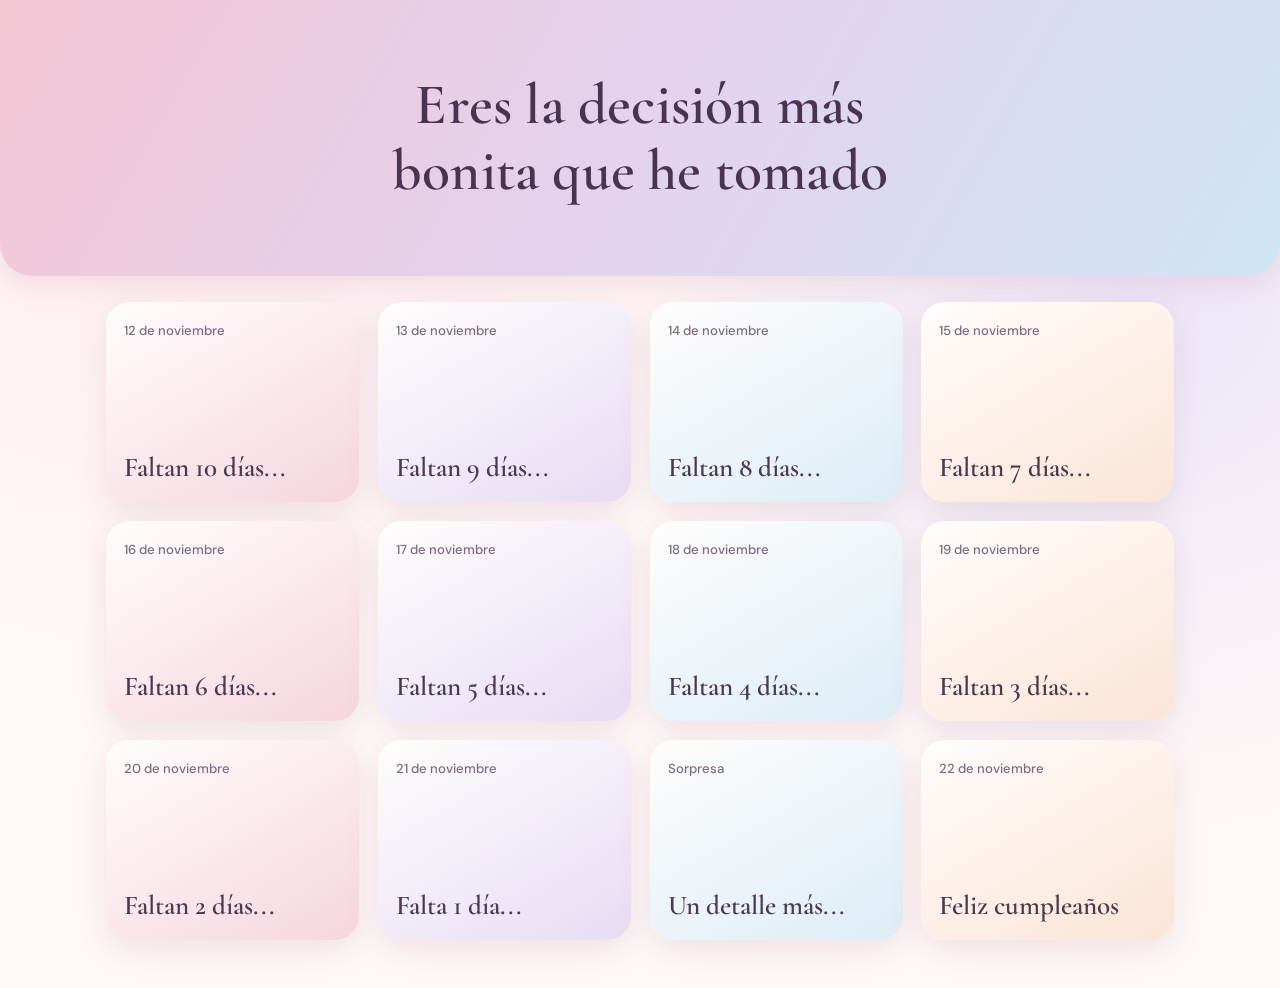
<file: index.html>
<!DOCTYPE html>
<html lang="es"><head><meta charset="utf-8"><meta name="viewport" content="width=device-width, initial-scale=1"><meta name="theme-color" content="#f3c6d3"><link rel="preconnect" href="https://fonts.googleapis.com"><link rel="preconnect" href="https://fonts.gstatic.com" crossorigin><link href="https://fonts.googleapis.com/css2?family=Cormorant+Garamond:ital,wght@0,500;0,600;1,500&family=DM+Sans:wght@400;500&display=swap" rel="stylesheet"><title>Para ti</title><link rel="stylesheet" href="css/styles.css"></head>
<body>
<noscript><style>.rejilla{opacity:1!important}</style></noscript>
<header class="franja"><h1>Eres la decisión más bonita que he tomado</h1></header>
<main class="rejilla">
    <a class="card" data-n="1" href="pages/day-01.html"><span class="card-fecha">12 de noviembre</span><span class="card-texto">Faltan 10 días...</span></a>
    <a class="card" data-n="2" href="pages/day-02.html"><span class="card-fecha">13 de noviembre</span><span class="card-texto">Faltan 9 días...</span></a>
    <a class="card" data-n="3" href="pages/day-03.html"><span class="card-fecha">14 de noviembre</span><span class="card-texto">Faltan 8 días...</span></a>
    <a class="card" data-n="4" href="pages/day-04.html"><span class="card-fecha">15 de noviembre</span><span class="card-texto">Faltan 7 días...</span></a>
    <a class="card" data-n="5" href="pages/day-05.html"><span class="card-fecha">16 de noviembre</span><span class="card-texto">Faltan 6 días...</span></a>
    <a class="card" data-n="6" href="pages/day-06.html"><span class="card-fecha">17 de noviembre</span><span class="card-texto">Faltan 5 días...</span></a>
    <a class="card" data-n="7" href="pages/day-07.html"><span class="card-fecha">18 de noviembre</span><span class="card-texto">Faltan 4 días...</span></a>
    <a class="card" data-n="8" href="pages/day-08.html"><span class="card-fecha">19 de noviembre</span><span class="card-texto">Faltan 3 días...</span></a>
    <a class="card" data-n="9" href="pages/day-09.html"><span class="card-fecha">20 de noviembre</span><span class="card-texto">Faltan 2 días...</span></a>
    <a class="card" data-n="10" href="pages/day-10.html"><span class="card-fecha">21 de noviembre</span><span class="card-texto">Falta 1 día...</span></a>
    <a class="card" data-n="11" href="pages/day-11.html"><span class="card-fecha">Sorpresa</span><span class="card-texto">Un detalle más...</span></a>
    <a class="card" data-n="12" href="pages/day-12.html"><span class="card-fecha">22 de noviembre</span><span class="card-texto">Feliz cumpleaños</span></a>
</main>
<script src="js/config.js"></script><script src="js/tiempo.js"></script><script src="js/script.js"></script>
</body></html>
</file>
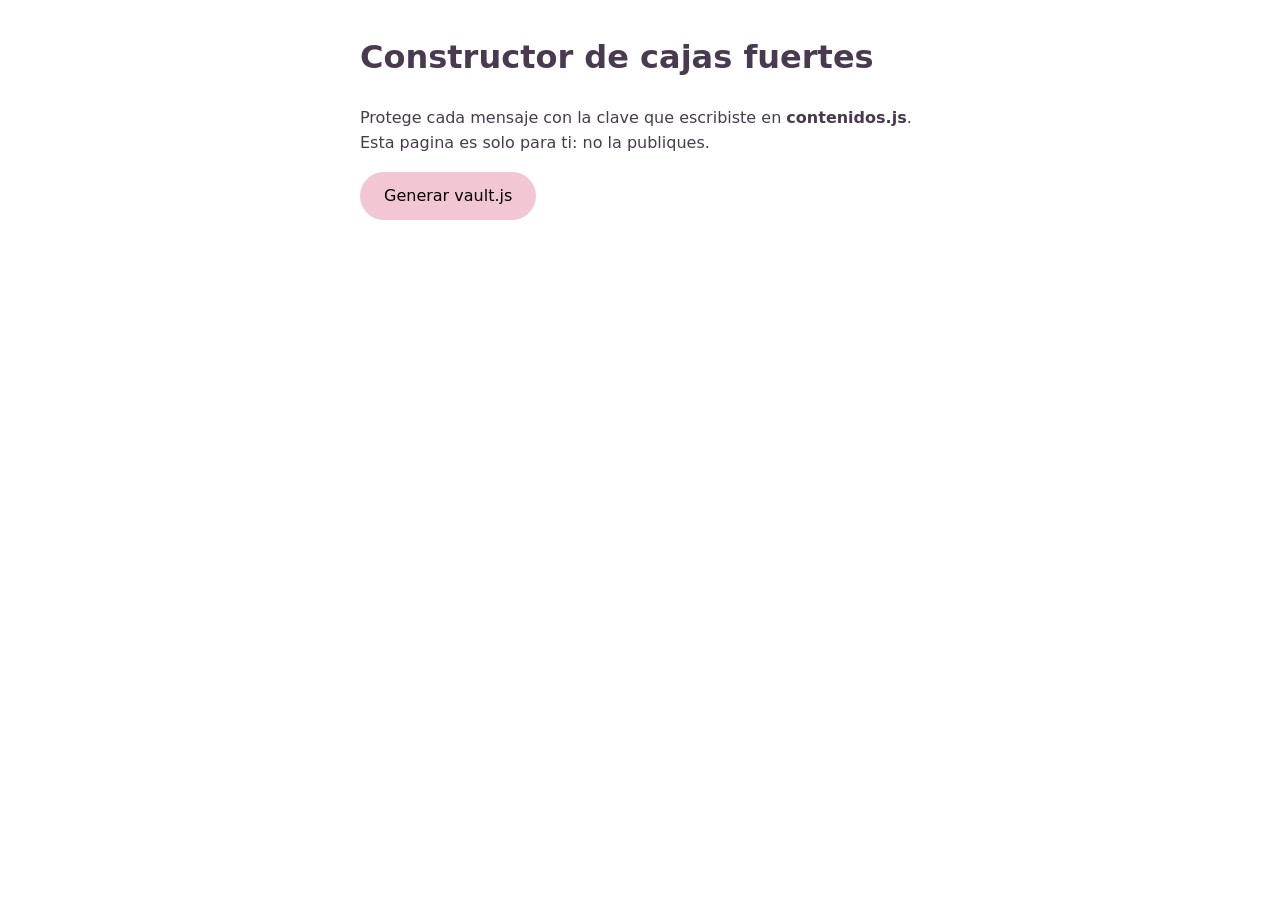
<file: constructor.html>
<!DOCTYPE html><html lang="es"><head><meta charset="utf-8"><meta name="viewport" content="width=device-width,initial-scale=1"><title>Constructor de cajas fuertes</title>
<style>body{font:16px/1.6 system-ui,sans-serif;max-width:560px;margin:2rem auto;padding:0 1rem;color:#4a3a50}button{font:inherit;padding:.7rem 1.5rem;border:0;border-radius:99px;background:#f3c6d3;cursor:pointer}</style></head><body>
<h1>Constructor de cajas fuertes</h1>
<p>Protege cada mensaje con la clave que escribiste en <b>contenidos.js</b>. Esta pagina es solo para ti: no la publiques.</p>
<button id="go">Generar vault.js</button><p id="out"></p>
<script src="../sitio/js/crypto.js"></script><script src="contenidos.js"></script>
<script>
document.getElementById('go').onclick=async function(){
  var out=document.getElementById('out'),V={},avisos=[];
  try{
    for(var i=1;i<=12;i++){
      var d=window.CONTENIDOS[i];
      if(!d||!d.clave||!d.html){out.textContent='Falta la clave o el mensaje del dia '+i+' en contenidos.js.';return;}
      if(d.clave.trim().length<4)avisos.push('La clave del dia '+i+' es muy corta.');
      out.textContent='Protegiendo dia '+i+'...';
      V[i]=await Boveda.cifrar(d.clave,d.html);
    }
    var a=document.createElement('a');
    a.href=URL.createObjectURL(new Blob(['window.VAULT='+JSON.stringify(V)+';'],{type:'text/javascript'}));
    a.download='vault.js';a.click();
    out.textContent='Listo. Copia el vault.js descargado a sitio/data/ y reemplaza el anterior. '+avisos.join(' ');
  }catch(e){out.textContent='No se pudo generar: '+e.message+' (abre esta pagina en Chrome, Edge, Firefox o Safari).';}
};
</script></body></html>
</file>
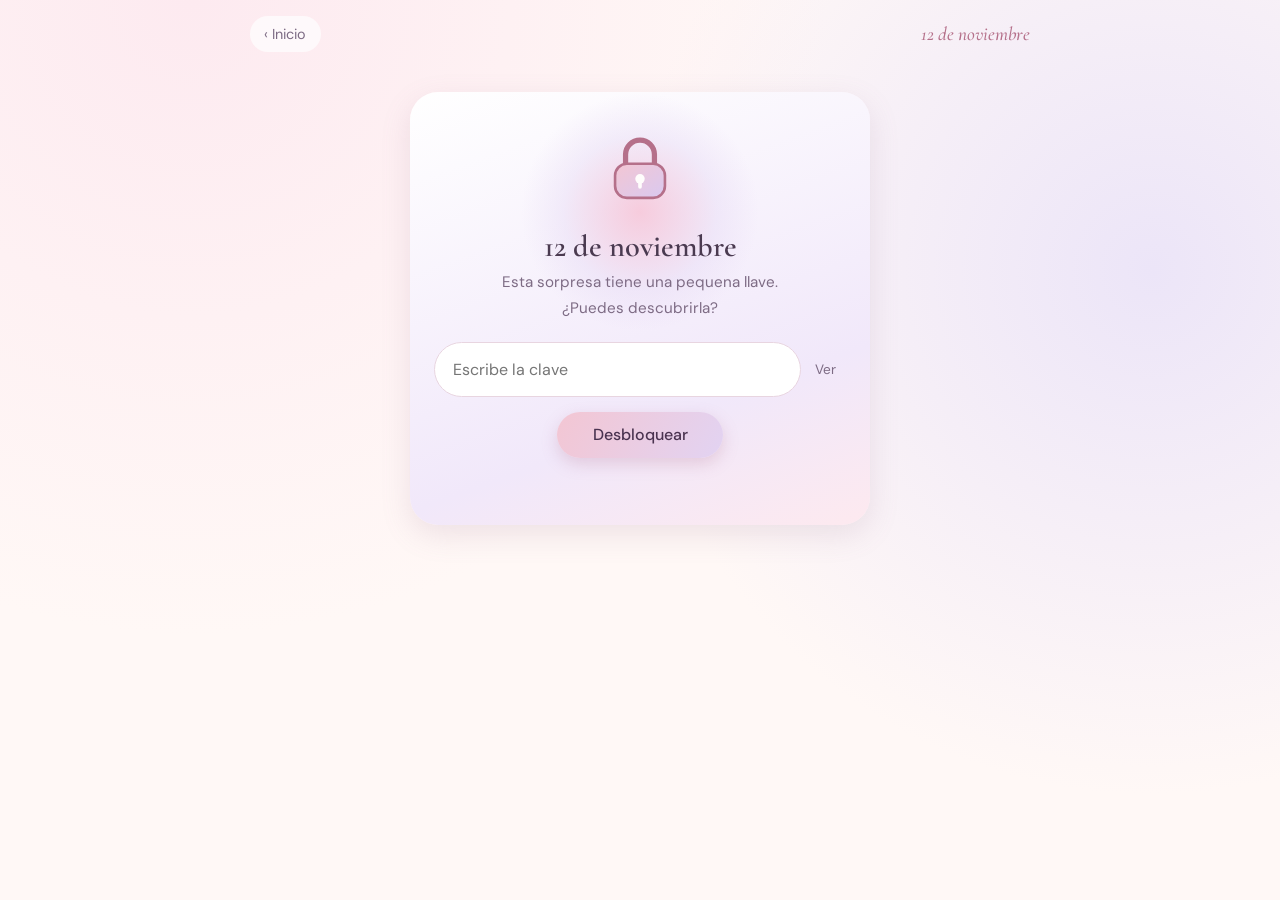
<file: pages/day-01.html>
<!DOCTYPE html>
<html lang="es"><head><meta charset="utf-8"><meta name="viewport" content="width=device-width, initial-scale=1"><meta name="theme-color" content="#f3c6d3"><link rel="preconnect" href="https://fonts.googleapis.com"><link rel="preconnect" href="https://fonts.gstatic.com" crossorigin><link href="https://fonts.googleapis.com/css2?family=Cormorant+Garamond:ital,wght@0,500;0,600;1,500&family=DM+Sans:wght@400;500&display=swap" rel="stylesheet"><title>12 de noviembre</title><link rel="stylesheet" href="../css/styles.css"></head>
<body class="dia" data-dia="1">
<header class="dia-cab"><a class="volver" href="../index.html">‹ Inicio</a><span class="dia-fecha">12 de noviembre</span></header>
<main>
<section class="caja" id="caja" hidden></section>
<article class="carta" id="contenido" hidden></article>
<noscript><p class="caja">Activa JavaScript para abrir esta sorpresa.</p></noscript>
</main>
<nav class="dia-nav" hidden><span></span><a href="day-02.html">Siguiente ›</a></nav>
<script src="../js/config.js"></script><script src="../data/vault.js"></script><script src="../js/crypto.js"></script><script src="../js/tiempo.js"></script><script src="../js/vault.js"></script>
</body></html>
</file>
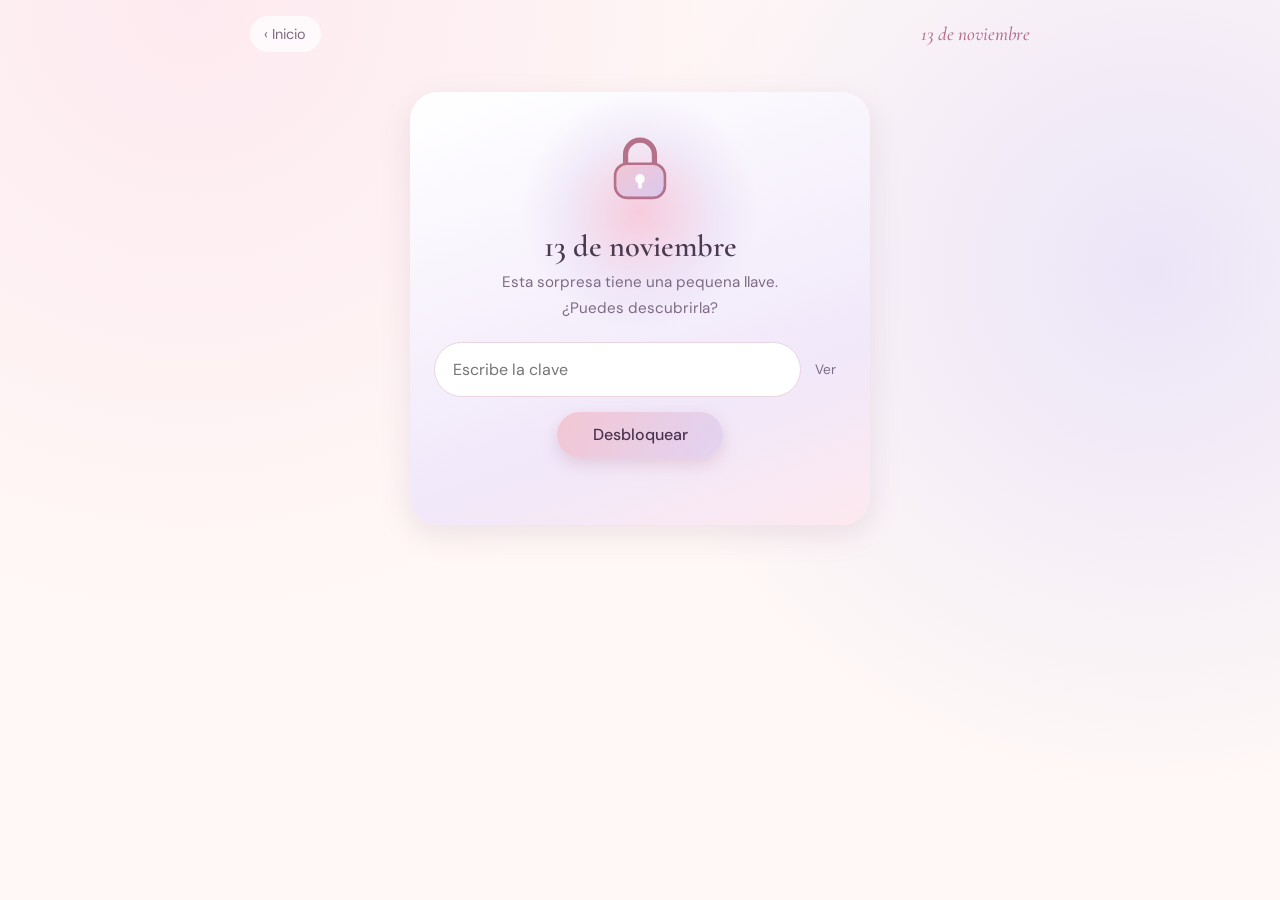
<file: pages/day-02.html>
<!DOCTYPE html>
<html lang="es"><head><meta charset="utf-8"><meta name="viewport" content="width=device-width, initial-scale=1"><meta name="theme-color" content="#f3c6d3"><link rel="preconnect" href="https://fonts.googleapis.com"><link rel="preconnect" href="https://fonts.gstatic.com" crossorigin><link href="https://fonts.googleapis.com/css2?family=Cormorant+Garamond:ital,wght@0,500;0,600;1,500&family=DM+Sans:wght@400;500&display=swap" rel="stylesheet"><title>13 de noviembre</title><link rel="stylesheet" href="../css/styles.css"></head>
<body class="dia" data-dia="2">
<header class="dia-cab"><a class="volver" href="../index.html">‹ Inicio</a><span class="dia-fecha">13 de noviembre</span></header>
<main>
<section class="caja" id="caja" hidden></section>
<article class="carta" id="contenido" hidden></article>
<noscript><p class="caja">Activa JavaScript para abrir esta sorpresa.</p></noscript>
</main>
<nav class="dia-nav" hidden><a href="day-01.html">‹ Anterior</a><a href="day-03.html">Siguiente ›</a></nav>
<script src="../js/config.js"></script><script src="../data/vault.js"></script><script src="../js/crypto.js"></script><script src="../js/tiempo.js"></script><script src="../js/vault.js"></script>
</body></html>
</file>
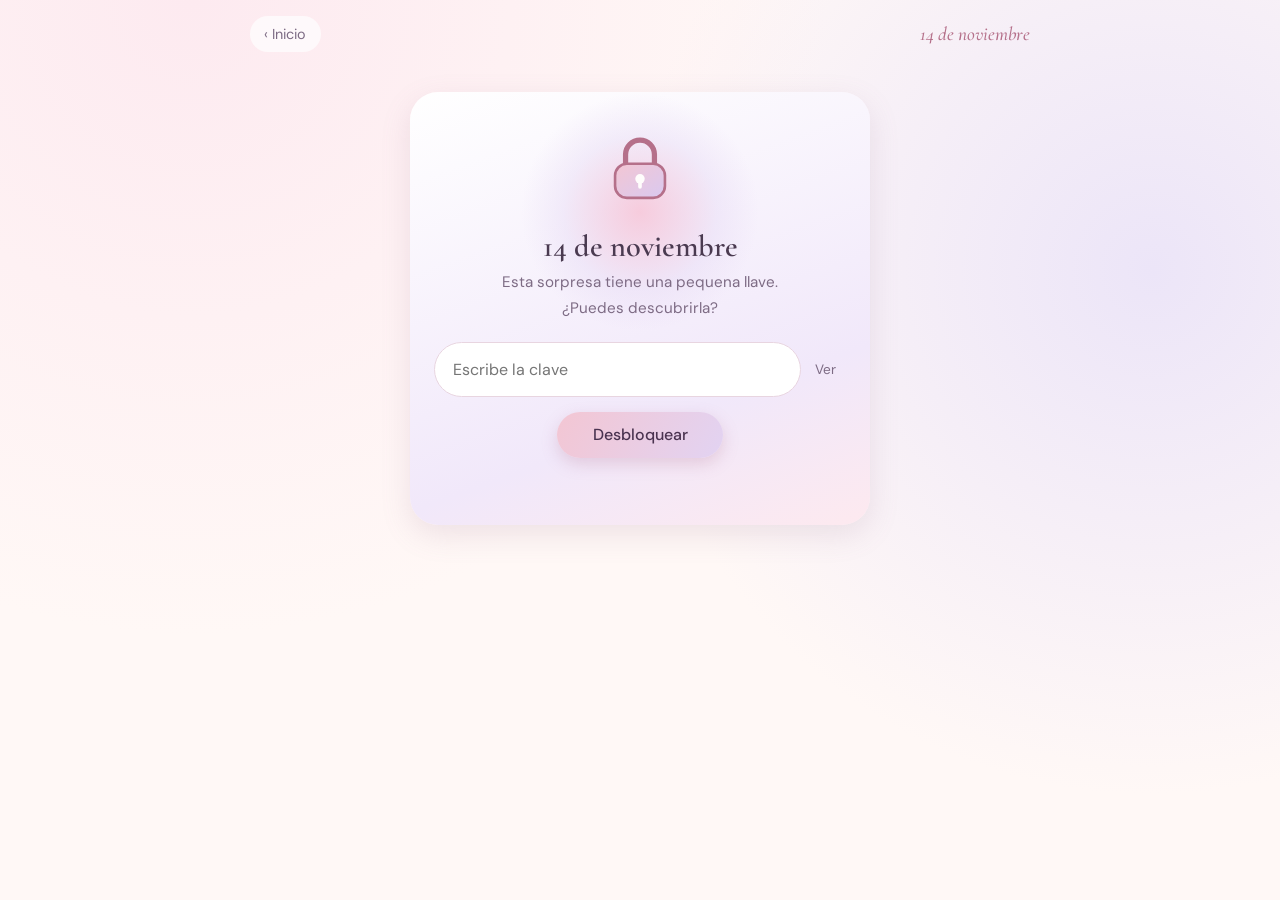
<file: pages/day-03.html>
<!DOCTYPE html>
<html lang="es"><head><meta charset="utf-8"><meta name="viewport" content="width=device-width, initial-scale=1"><meta name="theme-color" content="#f3c6d3"><link rel="preconnect" href="https://fonts.googleapis.com"><link rel="preconnect" href="https://fonts.gstatic.com" crossorigin><link href="https://fonts.googleapis.com/css2?family=Cormorant+Garamond:ital,wght@0,500;0,600;1,500&family=DM+Sans:wght@400;500&display=swap" rel="stylesheet"><title>14 de noviembre</title><link rel="stylesheet" href="../css/styles.css"></head>
<body class="dia" data-dia="3">
<header class="dia-cab"><a class="volver" href="../index.html">‹ Inicio</a><span class="dia-fecha">14 de noviembre</span></header>
<main>
<section class="caja" id="caja" hidden></section>
<article class="carta" id="contenido" hidden></article>
<noscript><p class="caja">Activa JavaScript para abrir esta sorpresa.</p></noscript>
</main>
<nav class="dia-nav" hidden><a href="day-02.html">‹ Anterior</a><a href="day-04.html">Siguiente ›</a></nav>
<script src="../js/config.js"></script><script src="../data/vault.js"></script><script src="../js/crypto.js"></script><script src="../js/tiempo.js"></script><script src="../js/vault.js"></script>
</body></html>
</file>
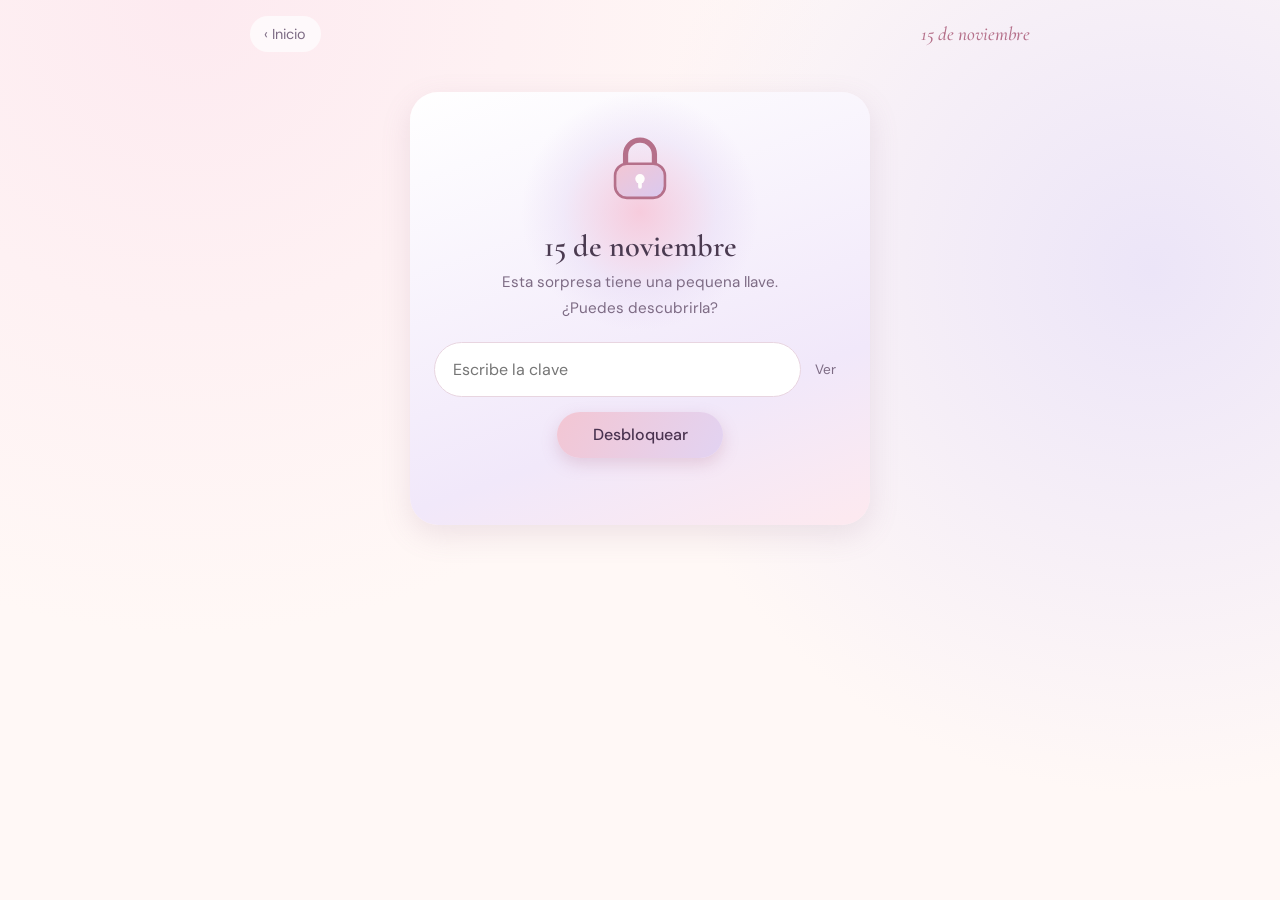
<file: pages/day-04.html>
<!DOCTYPE html>
<html lang="es"><head><meta charset="utf-8"><meta name="viewport" content="width=device-width, initial-scale=1"><meta name="theme-color" content="#f3c6d3"><link rel="preconnect" href="https://fonts.googleapis.com"><link rel="preconnect" href="https://fonts.gstatic.com" crossorigin><link href="https://fonts.googleapis.com/css2?family=Cormorant+Garamond:ital,wght@0,500;0,600;1,500&family=DM+Sans:wght@400;500&display=swap" rel="stylesheet"><title>15 de noviembre</title><link rel="stylesheet" href="../css/styles.css"></head>
<body class="dia" data-dia="4">
<header class="dia-cab"><a class="volver" href="../index.html">‹ Inicio</a><span class="dia-fecha">15 de noviembre</span></header>
<main>
<section class="caja" id="caja" hidden></section>
<article class="carta" id="contenido" hidden></article>
<noscript><p class="caja">Activa JavaScript para abrir esta sorpresa.</p></noscript>
</main>
<nav class="dia-nav" hidden><a href="day-03.html">‹ Anterior</a><a href="day-05.html">Siguiente ›</a></nav>
<script src="../js/config.js"></script><script src="../data/vault.js"></script><script src="../js/crypto.js"></script><script src="../js/tiempo.js"></script><script src="../js/vault.js"></script>
</body></html>
</file>
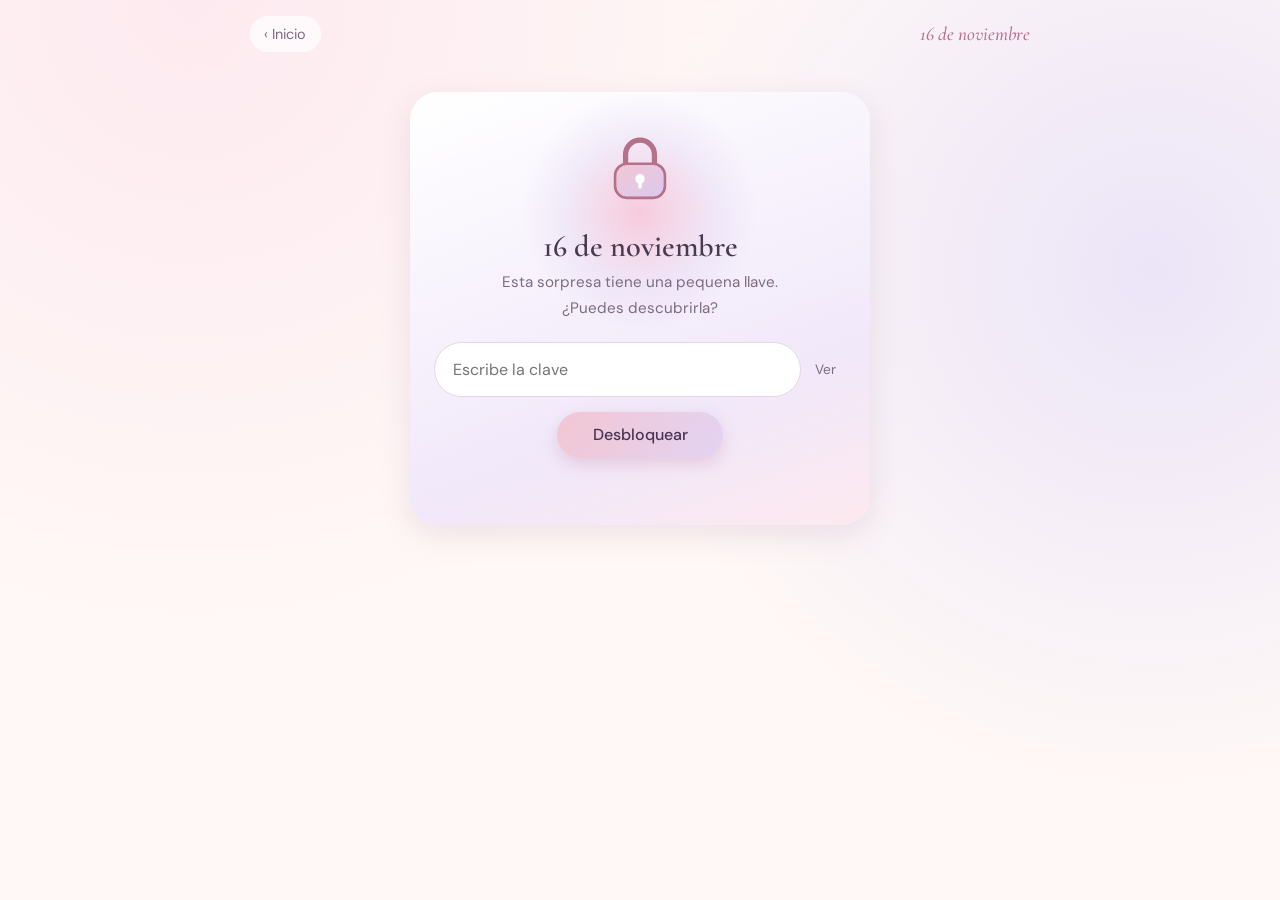
<file: pages/day-05.html>
<!DOCTYPE html>
<html lang="es"><head><meta charset="utf-8"><meta name="viewport" content="width=device-width, initial-scale=1"><meta name="theme-color" content="#f3c6d3"><link rel="preconnect" href="https://fonts.googleapis.com"><link rel="preconnect" href="https://fonts.gstatic.com" crossorigin><link href="https://fonts.googleapis.com/css2?family=Cormorant+Garamond:ital,wght@0,500;0,600;1,500&family=DM+Sans:wght@400;500&display=swap" rel="stylesheet"><title>16 de noviembre</title><link rel="stylesheet" href="../css/styles.css"></head>
<body class="dia" data-dia="5">
<header class="dia-cab"><a class="volver" href="../index.html">‹ Inicio</a><span class="dia-fecha">16 de noviembre</span></header>
<main>
<section class="caja" id="caja" hidden></section>
<article class="carta" id="contenido" hidden></article>
<noscript><p class="caja">Activa JavaScript para abrir esta sorpresa.</p></noscript>
</main>
<nav class="dia-nav" hidden><a href="day-04.html">‹ Anterior</a><a href="day-06.html">Siguiente ›</a></nav>
<script src="../js/config.js"></script><script src="../data/vault.js"></script><script src="../js/crypto.js"></script><script src="../js/tiempo.js"></script><script src="../js/vault.js"></script>
</body></html>
</file>
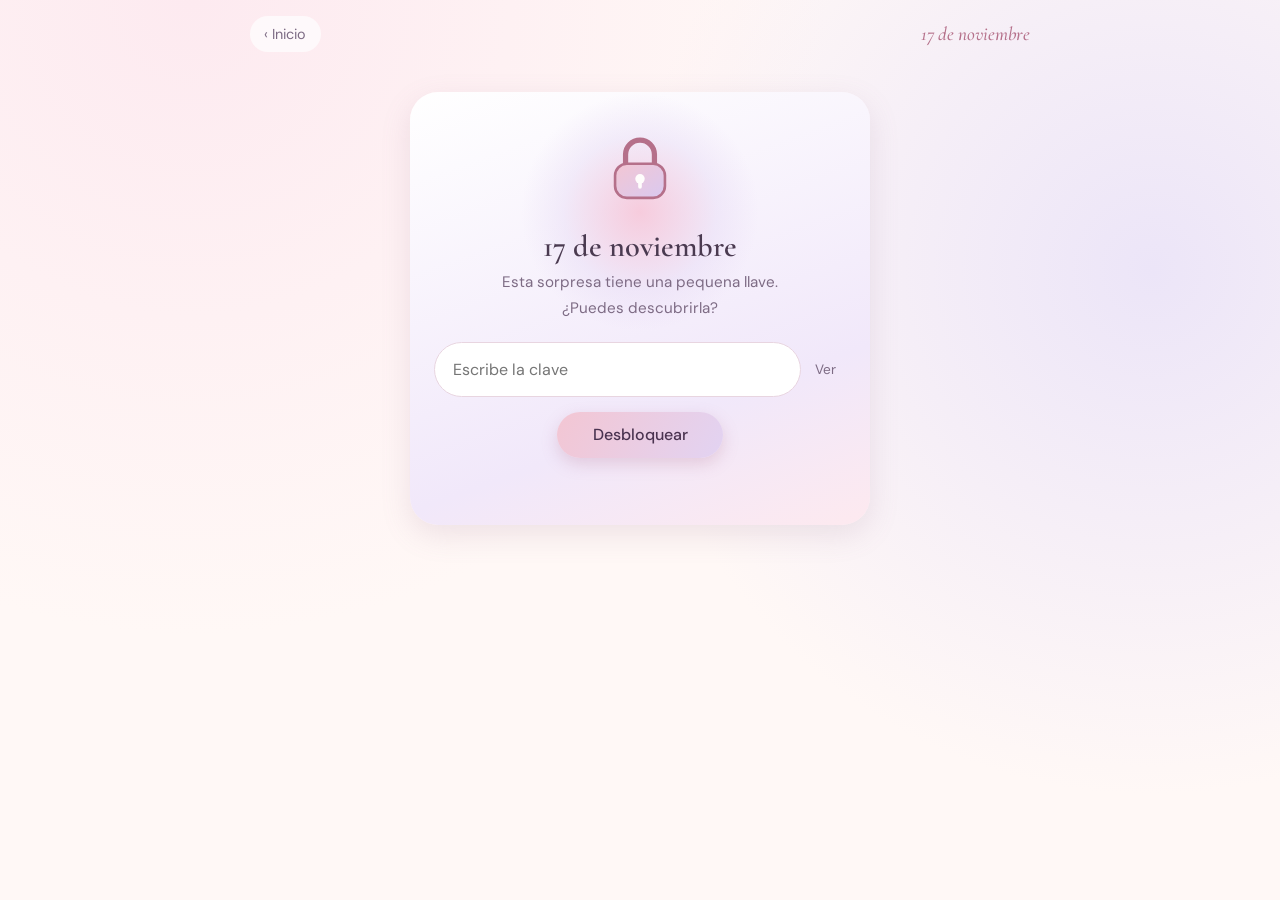
<file: pages/day-06.html>
<!DOCTYPE html>
<html lang="es"><head><meta charset="utf-8"><meta name="viewport" content="width=device-width, initial-scale=1"><meta name="theme-color" content="#f3c6d3"><link rel="preconnect" href="https://fonts.googleapis.com"><link rel="preconnect" href="https://fonts.gstatic.com" crossorigin><link href="https://fonts.googleapis.com/css2?family=Cormorant+Garamond:ital,wght@0,500;0,600;1,500&family=DM+Sans:wght@400;500&display=swap" rel="stylesheet"><title>17 de noviembre</title><link rel="stylesheet" href="../css/styles.css"></head>
<body class="dia" data-dia="6">
<header class="dia-cab"><a class="volver" href="../index.html">‹ Inicio</a><span class="dia-fecha">17 de noviembre</span></header>
<main>
<section class="caja" id="caja" hidden></section>
<article class="carta" id="contenido" hidden></article>
<noscript><p class="caja">Activa JavaScript para abrir esta sorpresa.</p></noscript>
</main>
<nav class="dia-nav" hidden><a href="day-05.html">‹ Anterior</a><a href="day-07.html">Siguiente ›</a></nav>
<script src="../js/config.js"></script><script src="../data/vault.js"></script><script src="../js/crypto.js"></script><script src="../js/tiempo.js"></script><script src="../js/vault.js"></script>
</body></html>
</file>
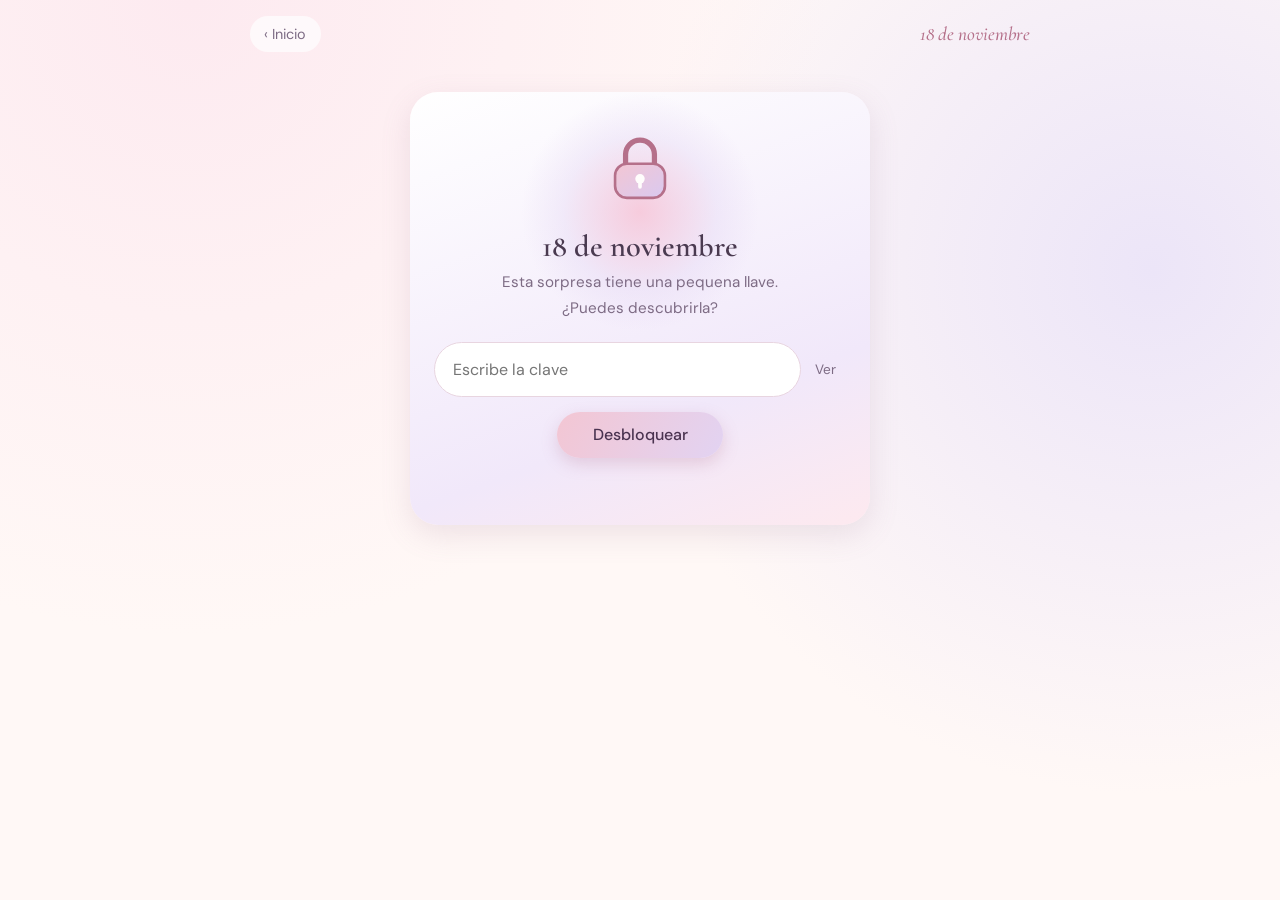
<file: pages/day-07.html>
<!DOCTYPE html>
<html lang="es"><head><meta charset="utf-8"><meta name="viewport" content="width=device-width, initial-scale=1"><meta name="theme-color" content="#f3c6d3"><link rel="preconnect" href="https://fonts.googleapis.com"><link rel="preconnect" href="https://fonts.gstatic.com" crossorigin><link href="https://fonts.googleapis.com/css2?family=Cormorant+Garamond:ital,wght@0,500;0,600;1,500&family=DM+Sans:wght@400;500&display=swap" rel="stylesheet"><title>18 de noviembre</title><link rel="stylesheet" href="../css/styles.css"></head>
<body class="dia" data-dia="7">
<header class="dia-cab"><a class="volver" href="../index.html">‹ Inicio</a><span class="dia-fecha">18 de noviembre</span></header>
<main>
<section class="caja" id="caja" hidden></section>
<article class="carta" id="contenido" hidden></article>
<noscript><p class="caja">Activa JavaScript para abrir esta sorpresa.</p></noscript>
</main>
<nav class="dia-nav" hidden><a href="day-06.html">‹ Anterior</a><a href="day-08.html">Siguiente ›</a></nav>
<script src="../js/config.js"></script><script src="../data/vault.js"></script><script src="../js/crypto.js"></script><script src="../js/tiempo.js"></script><script src="../js/vault.js"></script>
</body></html>
</file>
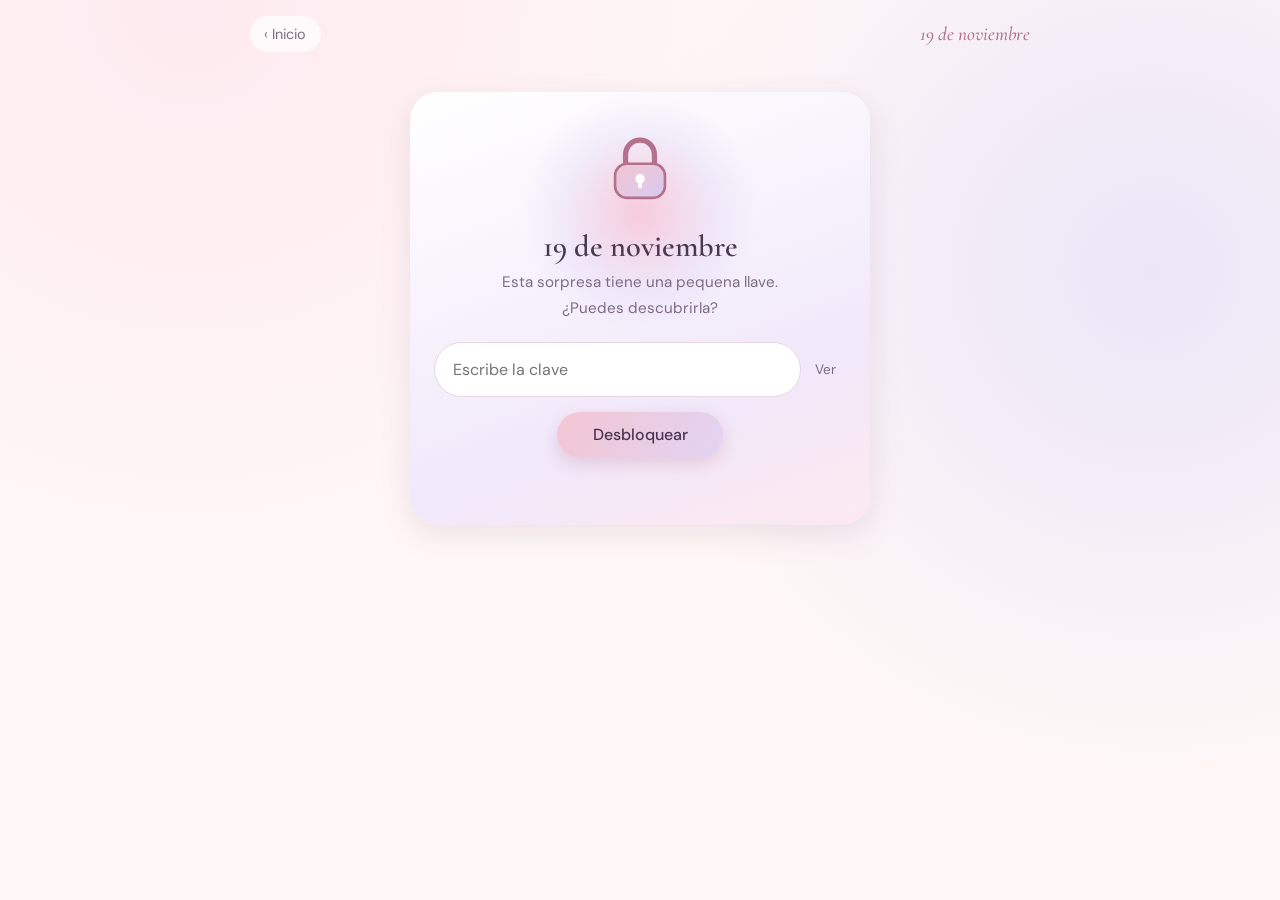
<file: pages/day-08.html>
<!DOCTYPE html>
<html lang="es"><head><meta charset="utf-8"><meta name="viewport" content="width=device-width, initial-scale=1"><meta name="theme-color" content="#f3c6d3"><link rel="preconnect" href="https://fonts.googleapis.com"><link rel="preconnect" href="https://fonts.gstatic.com" crossorigin><link href="https://fonts.googleapis.com/css2?family=Cormorant+Garamond:ital,wght@0,500;0,600;1,500&family=DM+Sans:wght@400;500&display=swap" rel="stylesheet"><title>19 de noviembre</title><link rel="stylesheet" href="../css/styles.css"></head>
<body class="dia" data-dia="8">
<header class="dia-cab"><a class="volver" href="../index.html">‹ Inicio</a><span class="dia-fecha">19 de noviembre</span></header>
<main>
<section class="caja" id="caja" hidden></section>
<article class="carta" id="contenido" hidden></article>
<noscript><p class="caja">Activa JavaScript para abrir esta sorpresa.</p></noscript>
</main>
<nav class="dia-nav" hidden><a href="day-07.html">‹ Anterior</a><a href="day-09.html">Siguiente ›</a></nav>
<script src="../js/config.js"></script><script src="../data/vault.js"></script><script src="../js/crypto.js"></script><script src="../js/tiempo.js"></script><script src="../js/vault.js"></script>
</body></html>
</file>
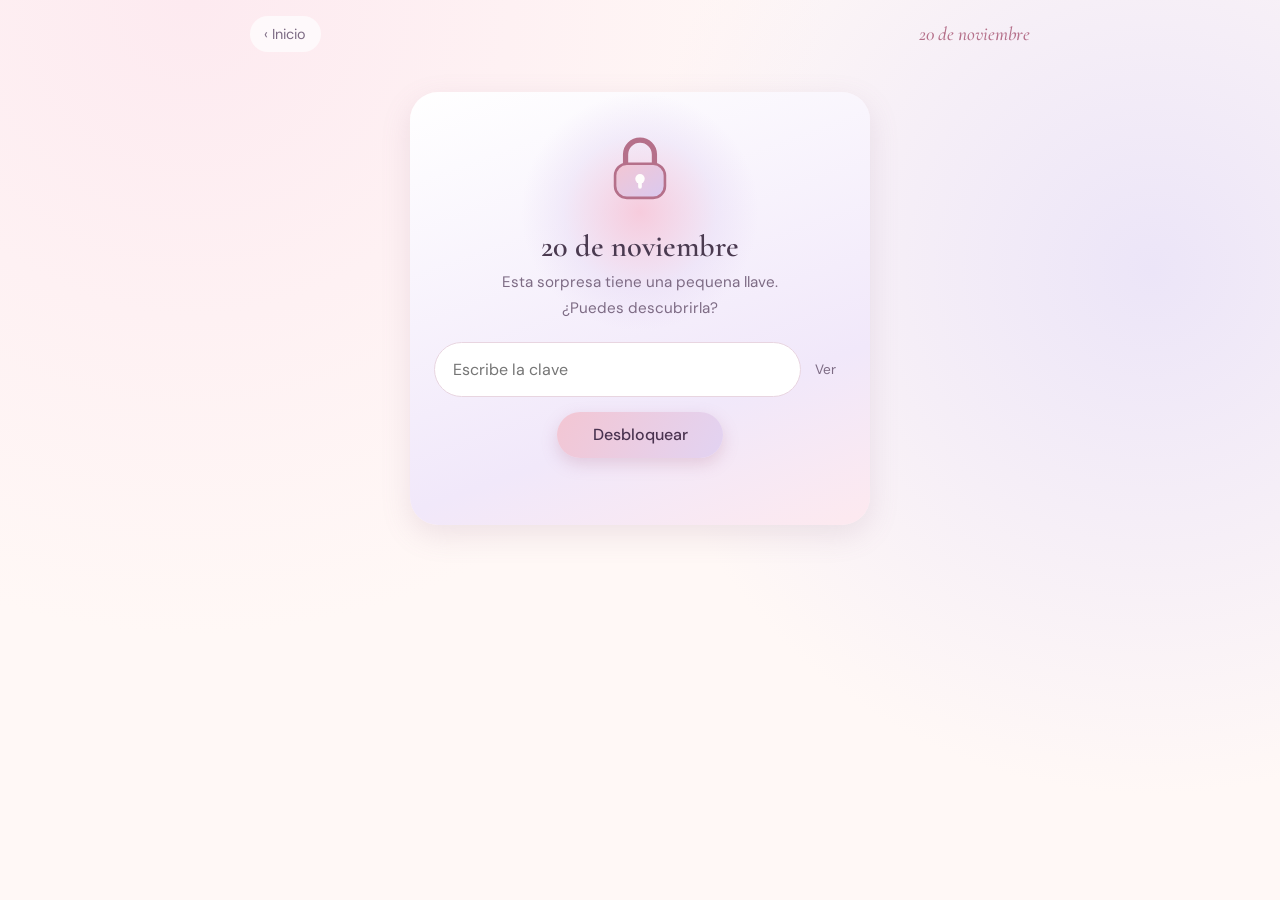
<file: pages/day-09.html>
<!DOCTYPE html>
<html lang="es"><head><meta charset="utf-8"><meta name="viewport" content="width=device-width, initial-scale=1"><meta name="theme-color" content="#f3c6d3"><link rel="preconnect" href="https://fonts.googleapis.com"><link rel="preconnect" href="https://fonts.gstatic.com" crossorigin><link href="https://fonts.googleapis.com/css2?family=Cormorant+Garamond:ital,wght@0,500;0,600;1,500&family=DM+Sans:wght@400;500&display=swap" rel="stylesheet"><title>20 de noviembre</title><link rel="stylesheet" href="../css/styles.css"></head>
<body class="dia" data-dia="9">
<header class="dia-cab"><a class="volver" href="../index.html">‹ Inicio</a><span class="dia-fecha">20 de noviembre</span></header>
<main>
<section class="caja" id="caja" hidden></section>
<article class="carta" id="contenido" hidden></article>
<noscript><p class="caja">Activa JavaScript para abrir esta sorpresa.</p></noscript>
</main>
<nav class="dia-nav" hidden><a href="day-08.html">‹ Anterior</a><a href="day-10.html">Siguiente ›</a></nav>
<script src="../js/config.js"></script><script src="../data/vault.js"></script><script src="../js/crypto.js"></script><script src="../js/tiempo.js"></script><script src="../js/vault.js"></script>
</body></html>
</file>
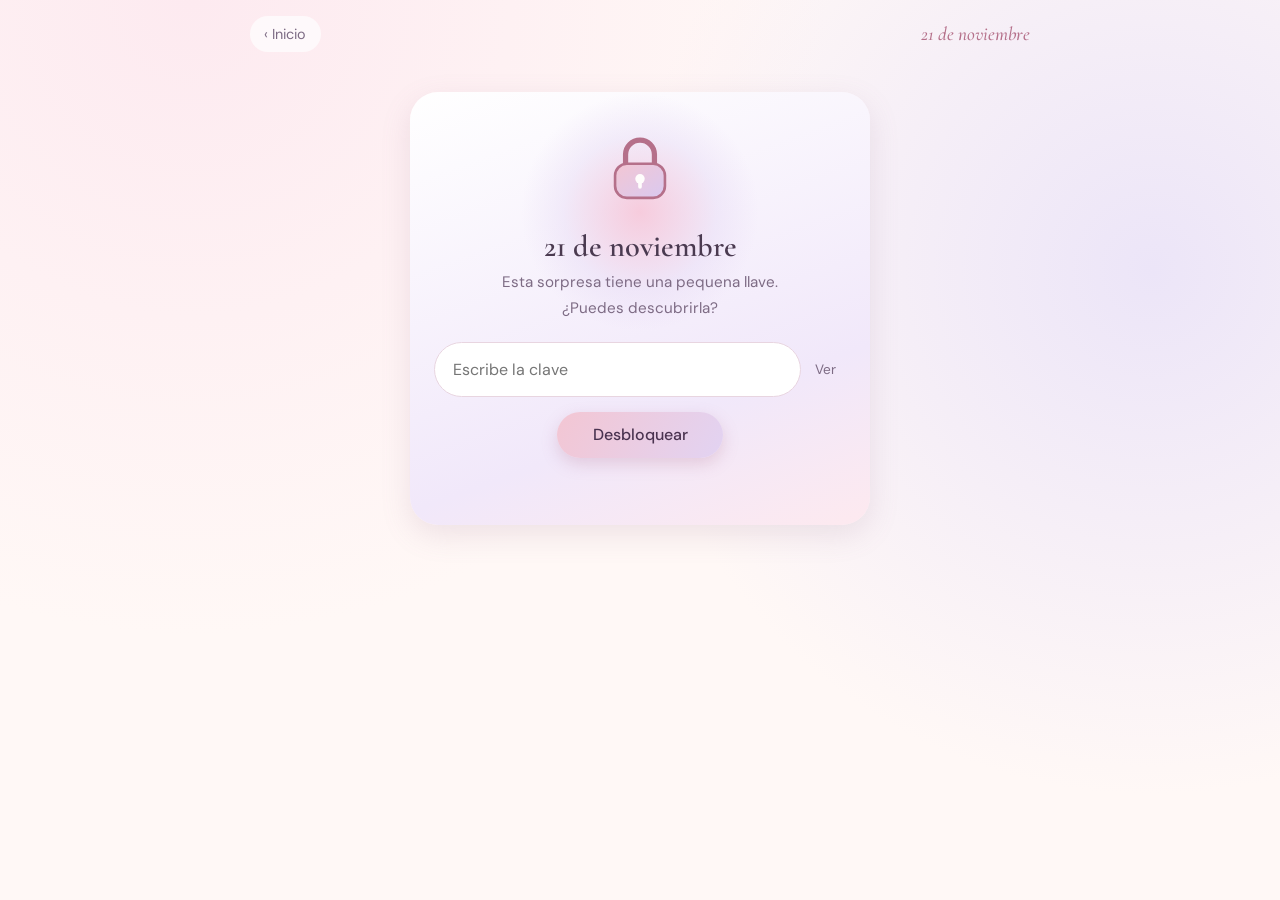
<file: pages/day-10.html>
<!DOCTYPE html>
<html lang="es"><head><meta charset="utf-8"><meta name="viewport" content="width=device-width, initial-scale=1"><meta name="theme-color" content="#f3c6d3"><link rel="preconnect" href="https://fonts.googleapis.com"><link rel="preconnect" href="https://fonts.gstatic.com" crossorigin><link href="https://fonts.googleapis.com/css2?family=Cormorant+Garamond:ital,wght@0,500;0,600;1,500&family=DM+Sans:wght@400;500&display=swap" rel="stylesheet"><title>21 de noviembre</title><link rel="stylesheet" href="../css/styles.css"></head>
<body class="dia" data-dia="10">
<header class="dia-cab"><a class="volver" href="../index.html">‹ Inicio</a><span class="dia-fecha">21 de noviembre</span></header>
<main>
<section class="caja" id="caja" hidden></section>
<article class="carta" id="contenido" hidden></article>
<noscript><p class="caja">Activa JavaScript para abrir esta sorpresa.</p></noscript>
</main>
<nav class="dia-nav" hidden><a href="day-09.html">‹ Anterior</a><a href="day-11.html">Siguiente ›</a></nav>
<script src="../js/config.js"></script><script src="../data/vault.js"></script><script src="../js/crypto.js"></script><script src="../js/tiempo.js"></script><script src="../js/vault.js"></script>
</body></html>
</file>
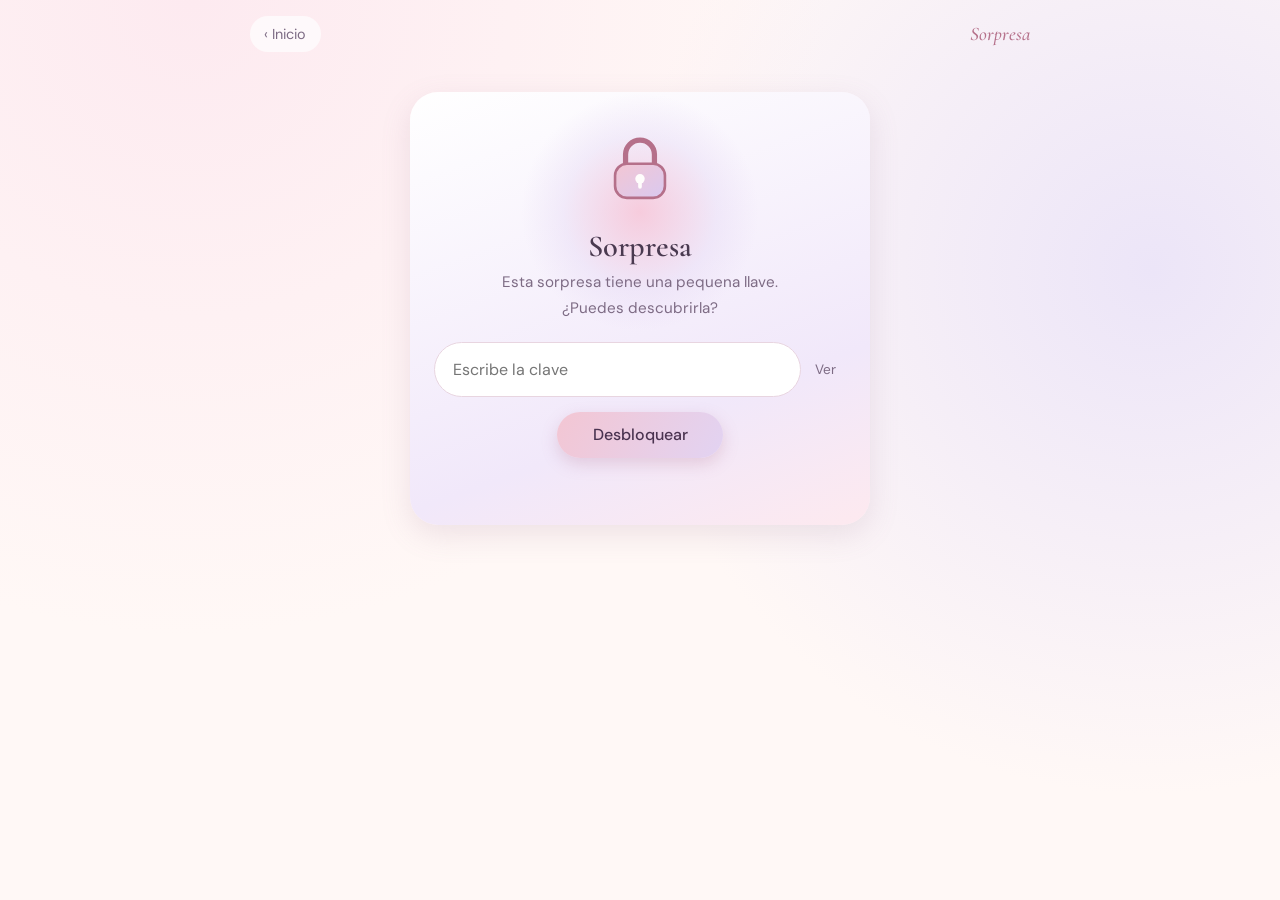
<file: pages/day-11.html>
<!DOCTYPE html>
<html lang="es"><head><meta charset="utf-8"><meta name="viewport" content="width=device-width, initial-scale=1"><meta name="theme-color" content="#f3c6d3"><link rel="preconnect" href="https://fonts.googleapis.com"><link rel="preconnect" href="https://fonts.gstatic.com" crossorigin><link href="https://fonts.googleapis.com/css2?family=Cormorant+Garamond:ital,wght@0,500;0,600;1,500&family=DM+Sans:wght@400;500&display=swap" rel="stylesheet"><title>Sorpresa</title><link rel="stylesheet" href="../css/styles.css"></head>
<body class="dia" data-dia="11">
<header class="dia-cab"><a class="volver" href="../index.html">‹ Inicio</a><span class="dia-fecha">Sorpresa</span></header>
<main>
<section class="caja" id="caja" hidden></section>
<article class="carta" id="contenido" hidden></article>
<noscript><p class="caja">Activa JavaScript para abrir esta sorpresa.</p></noscript>
</main>
<nav class="dia-nav" hidden><a href="day-10.html">‹ Anterior</a><a href="day-12.html">Siguiente ›</a></nav>
<script src="../js/config.js"></script><script src="../data/vault.js"></script><script src="../js/crypto.js"></script><script src="../js/tiempo.js"></script><script src="../js/vault.js"></script>
</body></html>
</file>
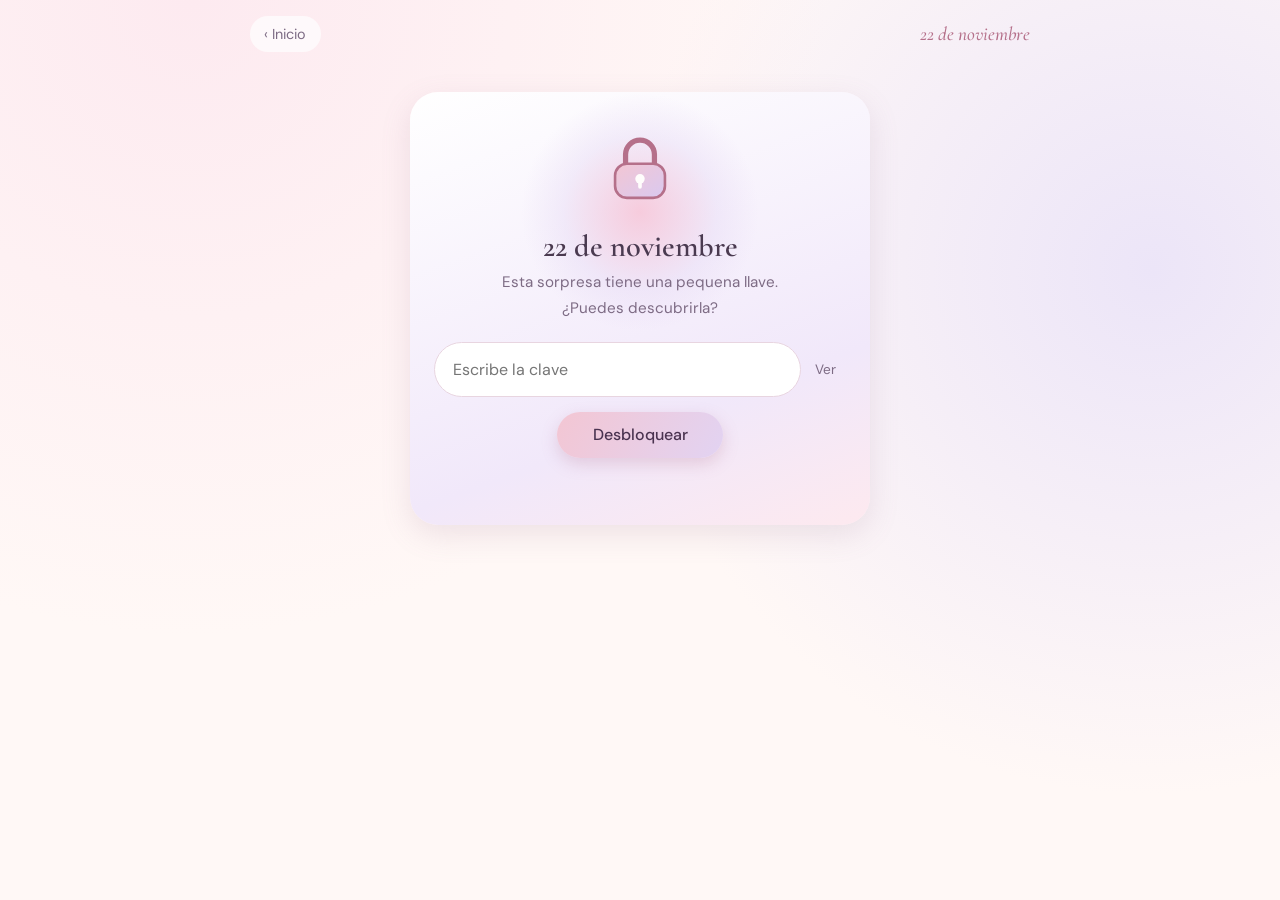
<file: pages/day-12.html>
<!DOCTYPE html>
<html lang="es"><head><meta charset="utf-8"><meta name="viewport" content="width=device-width, initial-scale=1"><meta name="theme-color" content="#f3c6d3"><link rel="preconnect" href="https://fonts.googleapis.com"><link rel="preconnect" href="https://fonts.gstatic.com" crossorigin><link href="https://fonts.googleapis.com/css2?family=Cormorant+Garamond:ital,wght@0,500;0,600;1,500&family=DM+Sans:wght@400;500&display=swap" rel="stylesheet"><title>22 de noviembre</title><link rel="stylesheet" href="../css/styles.css"></head>
<body class="dia" data-dia="12">
<header class="dia-cab"><a class="volver" href="../index.html">‹ Inicio</a><span class="dia-fecha">22 de noviembre</span></header>
<main>
<section class="caja" id="caja" hidden></section>
<article class="carta" id="contenido" hidden></article>
<noscript><p class="caja">Activa JavaScript para abrir esta sorpresa.</p></noscript>
</main>
<nav class="dia-nav" hidden><a href="day-11.html">‹ Anterior</a><span></span></nav>
<script src="../js/config.js"></script><script src="../data/vault.js"></script><script src="../js/crypto.js"></script><script src="../js/tiempo.js"></script><script src="../js/vault.js"></script>
</body></html>
</file>
<file: css/styles.css>
/* ===== COLORES: cambia los valores para cambiar la paleta ===== */
:root{
  --rosa:#f6d5de; --lila:#e6dcf4; --celeste:#dcecf6; --durazno:#fbe4d6; --blanco:#fffdfc;
  --fondo:#fff8f6; --tinta:#4a3a50; --suave:#7d6b84; --acento:#b5708a;
  --franja:linear-gradient(120deg,#f3c6d3,#e2d3f2 55%,#cfe5f4);
  --sombra:0 10px 30px rgba(150,110,140,.16);
  --serif:"Cormorant Garamond",Georgia,serif; --sans:"DM Sans",system-ui,sans-serif;
}
*{box-sizing:border-box;margin:0}
body{font-family:var(--sans);color:var(--tinta);background:radial-gradient(circle at 15% 0,#fdeaf0,transparent 45%),radial-gradient(circle at 90% 30%,#ece5f8,transparent 40%),var(--fondo);line-height:1.7;min-height:100vh;-webkit-text-size-adjust:100%}
a{color:inherit;text-decoration:none}
a:focus-visible{outline:3px solid var(--acento);outline-offset:3px}
/* ===== PORTADA ===== */
.franja{background:var(--franja);padding:clamp(2.2rem,8vw,4.5rem) 1.25rem;text-align:center;box-shadow:0 8px 28px rgba(181,112,138,.18);border-radius:0 0 32px 32px}
.franja h1{font:600 clamp(1.9rem,7.2vw,3.6rem)/1.15 var(--serif);max-width:20ch;margin:0 auto;color:#4a3350;overflow-wrap:break-word;text-wrap:balance;letter-spacing:.2px}
.rejilla{display:grid;grid-template-columns:repeat(2,1fr);gap:.9rem;max-width:1100px;margin:0 auto;padding:1.6rem 1rem 3rem}
.card{position:relative;display:flex;flex-direction:column;justify-content:space-between;min-height:165px;padding:1.1rem;border-radius:24px;background:linear-gradient(150deg,var(--blanco),var(--rosa));box-shadow:var(--sombra);transition:transform .25s ease,box-shadow .25s ease;-webkit-tap-highlight-color:transparent}
.card:nth-child(4n+2){background:linear-gradient(150deg,var(--blanco),var(--lila))}
.card:nth-child(4n+3){background:linear-gradient(150deg,var(--blanco),var(--celeste))}
.card:nth-child(4n){background:linear-gradient(150deg,var(--blanco),var(--durazno))}
.card:hover{transform:translateY(-5px);box-shadow:0 16px 36px rgba(150,110,140,.24)}
.card:active{transform:scale(.96)}
.card-fecha{font-size:.82rem;color:var(--suave);font-weight:500}
.card-texto{font:600 clamp(1.3rem,5vw,1.7rem)/1.2 var(--serif)}
.card.hoy::after{content:"Hoy";position:absolute;top:.8rem;right:.9rem;font-size:.72rem;padding:.1rem .6rem;border-radius:99px;background:var(--acento);color:#fff}
@media(max-width:329px){.rejilla{grid-template-columns:1fr}}
@media(min-width:700px){.rejilla{grid-template-columns:repeat(3,1fr);gap:1.2rem}.card{min-height:200px}}
@media(min-width:1000px){.rejilla{grid-template-columns:repeat(4,1fr)}}
/* ===== PÁGINAS DE CADA DÍA ===== */
.dia-cab{display:flex;align-items:center;justify-content:space-between;gap:1rem;max-width:820px;margin:0 auto;padding:1rem 1.25rem}
.volver{font-size:.9rem;color:var(--suave);padding:.35rem .9rem;border-radius:99px;background:rgba(255,255,255,.7);transition:background .2s}
.volver:hover{background:var(--rosa)}
.dia-fecha{font:italic 500 1.2rem var(--serif);color:var(--acento)}
.carta{max-width:820px;margin:.5rem auto 1rem;padding:clamp(1.5rem,6vw,3.5rem);background:var(--blanco);border-radius:28px;box-shadow:var(--sombra);width:calc(100% - 2rem)}
.carta h2{font:600 clamp(1.9rem,6vw,2.6rem)/1.15 var(--serif);margin-bottom:1.4rem}
.carta p{margin-bottom:1.15rem;max-width:62ch;font-size:1.04rem}
.firma{font:italic 500 1.3rem/1.4 var(--serif);color:var(--acento);margin-top:1.6rem}
.split{display:grid;gap:1rem;margin-bottom:.5rem}
.split.invertido .photo{order:-1}
@media(min-width:760px){.split{grid-template-columns:1.2fr 1fr;gap:2rem;align-items:start}.split.invertido{grid-template-columns:1fr 1.2fr}}
.photo{margin:0 0 1.2rem}
.photo img{display:block;width:100%;height:auto;border-radius:20px;box-shadow:var(--sombra)}
.photo figcaption{font-size:.85rem;color:var(--suave);margin-top:.5rem;text-align:center}
.photo.vacia img{display:none}
.photo.vacia::before{content:"Tu foto aquí: " attr(data-ruta);display:grid;place-items:center;text-align:center;padding:1rem;aspect-ratio:4/3;border-radius:20px;border:2px dashed #d9b6c6;background:linear-gradient(150deg,#fff,var(--lila));color:var(--suave);font-size:.85rem;overflow-wrap:anywhere}
.galeria{display:grid;gap:1rem;margin-top:2rem;padding-top:1.5rem;border-top:1px solid var(--rosa)}
@media(min-width:600px){.galeria{grid-template-columns:1fr 1fr}}
.dia-nav{display:flex;justify-content:space-between;max-width:820px;margin:0 auto;padding:1rem 1.5rem 3rem;font-size:.9rem;color:var(--suave)}
.dia-nav a:hover{color:var(--acento)}
@media(prefers-reduced-motion:reduce){*{transition:none!important}}

/* ===== FECHAS Y CAJAS FUERTES ===== */
[hidden]{display:none!important}
.rejilla{opacity:0}.rejilla.lista{opacity:1;transition:opacity .4s}
.card.bloqueada{opacity:.72;cursor:pointer;box-shadow:0 6px 18px rgba(150,110,140,.1)}
.card.bloqueada .card-texto{filter:blur(2px)}
.card.bloqueada:hover{transform:none;box-shadow:0 6px 18px rgba(150,110,140,.1)}
.candado{position:absolute;top:.85rem;right:.9rem;color:var(--acento)}
.card.nueva{animation:nueva 1s ease both}
@keyframes nueva{0%{opacity:0;transform:scale(.92)}60%{opacity:1;transform:scale(1.03);box-shadow:0 0 0 14px rgba(181,112,138,.12)}100%{transform:none}}
.aviso-flotante{position:fixed;left:50%;bottom:1.5rem;transform:translate(-50%,16px);max-width:min(90vw,360px);padding:.8rem 1.3rem;border-radius:20px;background:rgba(74,51,80,.94);color:#fff;font-size:.92rem;text-align:center;opacity:0;pointer-events:none;transition:opacity .3s,transform .3s}
.aviso-flotante.ver{opacity:1;transform:translate(-50%,0)}
.caja{position:relative;overflow:hidden;max-width:460px;width:calc(100% - 2rem);margin:1.5rem auto;padding:2.2rem 1.5rem 1.8rem;text-align:center;border-radius:28px;background:linear-gradient(160deg,#fff,#f1e8fa 70%,#fde9ef);box-shadow:var(--sombra)}
.caja>*{position:relative}
.halo{position:absolute;top:0;left:50%;width:240px;height:240px;margin-left:-120px;background:radial-gradient(circle,rgba(246,190,210,.75),rgba(226,211,242,.35) 45%,transparent 70%);animation:latido 4.5s ease-in-out infinite;pointer-events:none}
.caja>.halo{position:absolute}
@keyframes latido{50%{transform:scale(1.12);opacity:.7}}
.caja h2{font:600 1.9rem/1.2 var(--serif);margin:.6rem 0 .3rem}
.sub{color:var(--suave);font-size:.95rem;max-width:30ch;margin:0 auto 1.3rem}
.campo{display:flex;align-items:center;gap:.3rem;margin-bottom:.9rem}
.campo input{flex:1;min-width:0;font:inherit;padding:.8rem 1.1rem;border:1.5px solid #e8d5e0;border-radius:99px;background:#fff;color:var(--tinta)}
.campo input:focus{border-color:var(--acento);outline:none;box-shadow:0 0 0 4px rgba(181,112,138,.15)}
#ver,.enlace{font:inherit;font-size:.85rem;color:var(--suave);background:none;border:0;cursor:pointer;padding:.4rem .6rem}
.boton{display:inline-block;font:500 1rem var(--sans);padding:.8rem 2.2rem;border:0;border-radius:99px;background:linear-gradient(120deg,#f3c6d3,#e2d3f2);color:#4a3350;cursor:pointer;box-shadow:0 6px 16px rgba(181,112,138,.25);transition:transform .2s}
.boton:hover{transform:translateY(-2px)}.boton:active{transform:scale(.97)}.boton:disabled{opacity:.6}
#msg{min-height:1.5rem;margin:.9rem 0 0;font-size:.9rem;color:var(--acento)}
.grillete{transform-box:fill-box;transform-origin:100% 100%;transition:transform .6s cubic-bezier(.3,1.4,.5,1)}
.caja.abierta .grillete{transform:translateY(-6px) rotate(-28deg)}
.caja.abierta .halo{animation:destello 1s ease-out forwards}
@keyframes destello{0%{transform:scale(1);opacity:.8}50%{transform:scale(1.8);opacity:1}100%{transform:scale(2.2);opacity:.6}}
.caja.error{animation:sacudir .45s}
@keyframes sacudir{25%{transform:translateX(-8px)}50%{transform:translateX(8px)}75%{transform:translateX(-5px)}}
.carta.entra{animation:aparece .8s ease both}
@keyframes aparece{from{opacity:0;transform:translateY(14px)}}
@media(prefers-reduced-motion:reduce){*{animation:none!important}}
</file>
